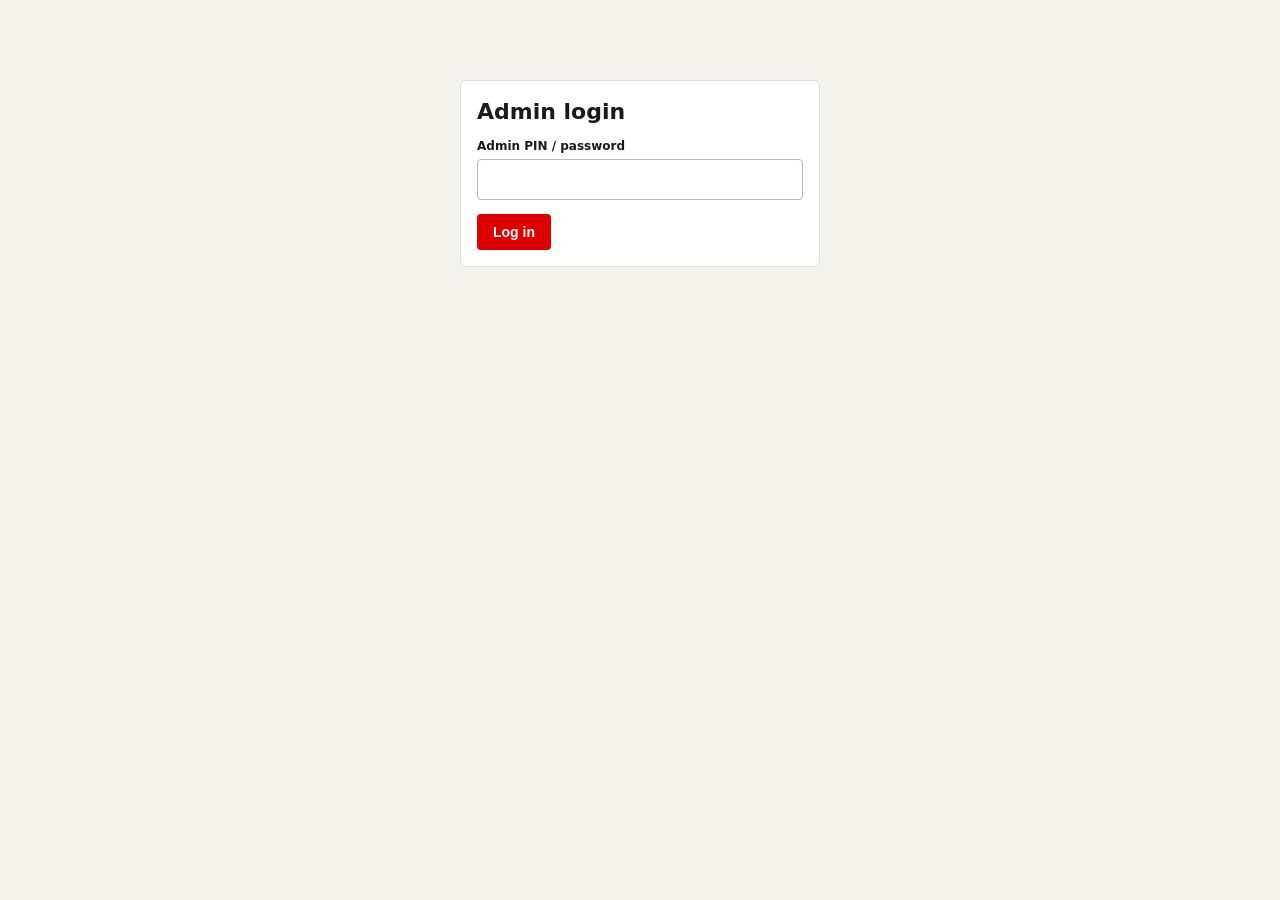
<file: admin.html>
<!DOCTYPE html>
<html lang="en"><head>
<meta charset="UTF-8"><meta name="viewport" content="width=device-width,initial-scale=1">
<meta name="robots" content="noindex,nofollow">
<title>Admin — Adil Furnitures</title>
<style>
*{box-sizing:border-box}body{margin:0;font:15px/1.4 system-ui,sans-serif;background:#f4f2ec;color:#1a1a1a}
.wrap{max-width:900px;margin:0 auto;padding:20px}h1{font-size:22px;margin:0}
.top{display:flex;justify-content:space-between;align-items:center;gap:10px;margin-bottom:16px;flex-wrap:wrap}
button,.btn{background:#dc0000;color:#fff;border:0;padding:10px 16px;font-weight:600;cursor:pointer;border-radius:4px;font-size:14px;text-decoration:none}
button.sec{background:#fff;color:#1a1a1a;border:1px solid #bbb}button.del{background:#fff;color:#b3261e;border:1px solid #b3261e}
button:disabled{opacity:.5}
.card{background:#fff;border:1px solid #ddd;padding:16px;margin-bottom:16px;border-radius:6px}
label{display:block;font-size:12px;font-weight:600;margin:10px 0 4px}
input,select,textarea{width:100%;padding:9px;border:1px solid #bbb;border-radius:4px;font:inherit}
.row{display:grid;grid-template-columns:1fr 1fr;gap:12px}@media(max-width:600px){.row{grid-template-columns:1fr}}
.item{display:flex;gap:12px;align-items:center;padding:10px 0;border-top:1px solid #eee}
.item img{width:64px;height:64px;object-fit:cover;background:#e4e1d8;border-radius:4px;flex:none}
.item .meta{flex:1;min-width:0}.item .meta b{display:block;overflow:hidden;text-overflow:ellipsis;white-space:nowrap}
.item .meta small{color:#666}.item .acts{display:flex;gap:6px}
#prev{width:140px;height:140px;object-fit:cover;border-radius:4px;margin-top:8px;display:none}
#msg{position:fixed;bottom:16px;left:50%;transform:translateX(-50%);background:#1a1a1a;color:#fff;padding:10px 18px;border-radius:4px;display:none}
.hide{display:none}
</style></head><body>
<div class="wrap">
 <div id="login" class="card" style="max-width:360px;margin:60px auto">
  <h1>Admin login</h1>
  <label for="pin">Admin PIN / password</label>
  <input id="pin" type="password" autocomplete="current-password">
  <p style="margin:14px 0 0"><button id="go">Log in</button></p>
 </div>

 <div id="panel" class="hide">
  <div class="top"><h1>Products</h1>
   <div><button id="add">+ Add product</button> <a class="btn sec" style="background:#fff;color:#1a1a1a;border:1px solid #bbb" href="/" target="_blank">View site</a> <button class="sec" id="out">Log out</button></div></div>

  <form id="form" class="card hide">
   <h1 id="ftitle" style="font-size:18px">Add product</h1>
   <label>Name</label><input id="f_name" required maxlength="120">
   <div class="row"><div><label>Group</label><select id="f_group"></select></div>
   <div><label>Category</label><select id="f_cat"></select></div></div>
   <div class="row"><div><label>Price (₹)</label><input id="f_price" type="number" min="0" required></div>
   <div><label>Rating (0-5)</label><input id="f_rating" type="number" min="0" max="5" step="0.1" value="4.5"></div></div>
   <div class="row"><div><label>Material</label><input id="f_mat" maxlength="60"></div>
   <div><label>Color / finish</label><input id="f_color" maxlength="60"></div></div>
   <label>Description</label><textarea id="f_desc" rows="3" maxlength="600"></textarea>
   <label>Photo (jpg/png/webp)</label><input id="f_file" type="file" accept="image/*">
   <img id="prev" alt="">
   <p style="margin:16px 0 0"><button id="save" type="submit">Save product</button> <button type="button" class="sec" id="cancel">Cancel</button></p>
  </form>

  <div class="card" id="list"></div>
 </div>
</div>
<div id="msg"></div>

<script src="js/data/products.js"></script>
<script>
const $ = id => document.getElementById(id);
let PIN = sessionStorage.getItem('adm_pin') || '', D = {overrides:{},deleted:[]}, editing = null, imgUrl = '';
const toast = t => { const m=$('msg'); m.textContent=t; m.style.display='block'; clearTimeout(toast.t); toast.t=setTimeout(()=>m.style.display='none',2600); };
const H = () => ({'x-admin-pin':PIN});
const esc = s => String(s??'').replace(/[&<>"]/g,c=>({'&':'&amp;','<':'&lt;','>':'&gt;','"':'&quot;'}[c]));

async function login(){
  PIN = $('pin').value || PIN;
  const r = await fetch('/api/auth',{headers:H()}).catch(()=>null);
  if(!r || !r.ok){ toast(r ? 'Wrong PIN' : 'API not reachable (deploy on Cloudflare Pages)'); sessionStorage.removeItem('adm_pin'); return; }
  sessionStorage.setItem('adm_pin', PIN);
  $('login').classList.add('hide'); $('panel').classList.remove('hide');
  await load();
}
async function load(){
  const r = await fetch('/api/data',{cache:'no-store'}); D = await r.json();
  D.overrides = D.overrides || {}; D.deleted = D.deleted || [];
  drawList();
}
function products(){
  const del = new Set(D.deleted);
  const out = PRODUCTS.filter(p=>!del.has(p.id)).map(p=>D.overrides[p.id]||p);
  Object.keys(D.overrides).forEach(id=>{ if(!PRODUCTS.some(p=>p.id===id)) out.push(D.overrides[id]); });
  return out.reverse();
}
function drawList(){
  const l = products();
  $('list').innerHTML = `<b>${l.length} products</b>` + l.map(p=>`
   <div class="item"><img src="${esc(p.img)}" alt="">
    <div class="meta"><b>${esc(p.name)}</b><small>${esc(p.category)} · ₹${(p.price||0).toLocaleString('en-IN')}</small></div>
    <div class="acts"><button class="sec" data-e="${esc(p.id)}">Edit</button><button class="del" data-d="${esc(p.id)}">Delete</button></div></div>`).join('');
}
async function persist(){
  const r = await fetch('/api/data',{method:'PUT',headers:{...H(),'content-type':'application/json'},body:JSON.stringify(D)});
  if(!r.ok){ const e = await r.json().catch(()=>({})); throw new Error(e.error||'save failed'); }
}
function fillCats(){
  const g = $('f_group').value;
  $('f_cat').innerHTML = allCategories().filter(c=>c.group===g).map(c=>`<option>${esc(c.name)}</option>`).join('');
}
function openForm(p){
  editing = p ? p.id : null; imgUrl = p ? p.img : '';
  $('ftitle').textContent = p ? 'Edit product' : 'Add product';
  $('f_group').innerHTML = FIXED_GROUPS.map(g=>`<option value="${g}">${esc(BASE_CATEGORY_LABELS[g])}</option>`).join('');
  $('f_group').value = p ? p.group : 'office'; fillCats();
  if(p) $('f_cat').value = p.category;
  $('f_name').value = p?p.name:''; $('f_price').value = p?p.price:''; $('f_rating').value = p?p.rating:4.5;
  $('f_mat').value = p?p.material||'':''; $('f_color').value = p?p.color||'':''; $('f_desc').value = p?p.desc||'':'';
  $('f_file').value = ''; $('prev').style.display = imgUrl?'block':'none'; $('prev').src = imgUrl;
  $('form').classList.remove('hide'); $('f_name').focus(); window.scrollTo(0,0);
}
async function shrink(file){
  const b = await createImageBitmap(file), k = Math.min(1, 1000/Math.max(b.width,b.height));
  const c = document.createElement('canvas'); c.width = Math.round(b.width*k); c.height = Math.round(b.height*k);
  c.getContext('2d').drawImage(b,0,0,c.width,c.height);
  return new Promise(r=>c.toBlob(r,'image/jpeg',.85));
}
$('go').onclick = login; $('pin').onkeydown = e => { if(e.key==='Enter') login(); };
$('out').onclick = () => { sessionStorage.removeItem('adm_pin'); location.reload(); };
$('add').onclick = () => openForm(null);
$('cancel').onclick = () => $('form').classList.add('hide');
$('f_group').onchange = fillCats;
$('f_file').onchange = async () => { const f=$('f_file').files[0]; if(f){ $('prev').src=URL.createObjectURL(f); $('prev').style.display='block'; } };
$('list').onclick = async e => {
  const ed = e.target.dataset.e, dl = e.target.dataset.d;
  if(ed) return openForm(products().find(p=>p.id===ed));
  if(dl && confirm('Delete this product from the website?')){
    if(PRODUCTS.some(p=>p.id===dl) && !D.deleted.includes(dl)) D.deleted.push(dl);
    delete D.overrides[dl];
    try{ await persist(); drawList(); toast('Deleted'); }catch(err){ toast(err.message); await load(); }
  }
};
$('form').onsubmit = async e => {
  e.preventDefault(); const btn = $('save'); btn.disabled = true; btn.textContent = 'Saving…';
  try{
    const f = $('f_file').files[0];
    if(f){
      const blob = await shrink(f);
      const r = await fetch('/api/upload',{method:'POST',headers:{...H(),'content-type':'image/jpeg'},body:blob});
      const j = await r.json(); if(!r.ok) throw new Error(j.error||'upload failed'); imgUrl = j.url;
    }
    if(!imgUrl) throw new Error('Please choose a photo');
    const id = editing || 'n' + Date.now().toString(36);
    D.overrides[id] = { id, name:$('f_name').value.trim(), group:$('f_group').value, category:$('f_cat').value,
      price:+$('f_price').value, rating:+$('f_rating').value||4.5, material:$('f_mat').value.trim(),
      color:$('f_color').value.trim(), desc:$('f_desc').value.trim(), img:imgUrl };
    await persist(); await load();
    $('form').classList.add('hide'); toast('Saved — live on the website');
  }catch(err){ toast(err.message); }
  btn.disabled = false; btn.textContent = 'Save product';
};
if(PIN) login();
</script></body></html>
</file>
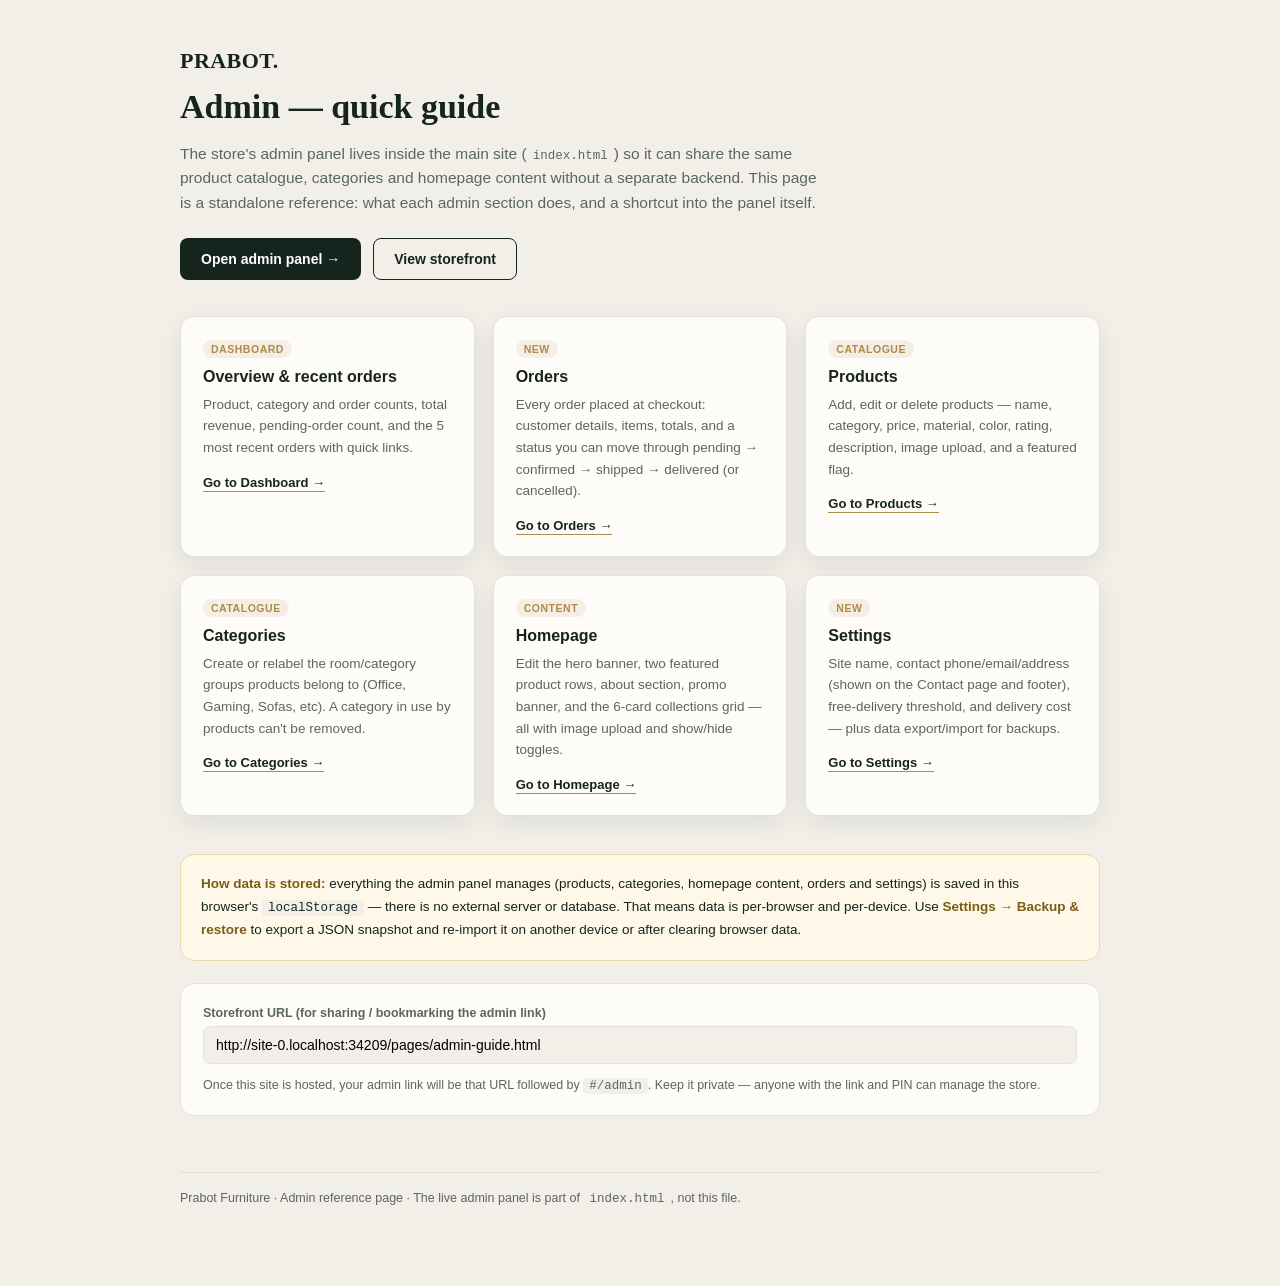
<file: pages/admin-guide.html>
<!DOCTYPE html>
<html lang="en">
<head>
<meta charset="UTF-8">
<meta name="viewport" content="width=device-width, initial-scale=1.0">
<title>Prabot — Admin Guide</title>
<style>
  :root{
    --ink:#16241E; --ink-soft:#5B6660; --paper:#FDFCF9; --stone:#F1EFE8;
    --line:#E4E1D8; --brass:#B08A4C; --radius:8px; --radius-lg:14px;
    --shadow:0 8px 24px rgba(22,36,30,.08); --serif:Georgia,'Times New Roman',serif;
  }
  *{box-sizing:border-box;}
  body{margin:0;font-family:-apple-system,BlinkMacSystemFont,"Segoe UI",Roboto,sans-serif;background:var(--stone);color:var(--ink);}
  .wrap{max-width:960px;margin:0 auto;padding:48px 20px 80px;}
  header{margin-bottom:36px;}
  .logo{font-family:var(--serif);font-size:22px;font-weight:700;letter-spacing:.02em;}
  h1{font-family:var(--serif);font-size:34px;margin:14px 0 8px;}
  .lead{color:var(--ink-soft);font-size:15.5px;max-width:640px;line-height:1.6;}
  .cta-row{display:flex;gap:12px;flex-wrap:wrap;margin-top:22px;}
  .btn{display:inline-flex;align-items:center;gap:8px;padding:12px 20px;border-radius:var(--radius);
    font-size:14px;font-weight:700;text-decoration:none;border:1px solid transparent;transition:.15s;}
  .btn-primary{background:var(--ink);color:#fff;}
  .btn-primary:hover{background:#0d1712;}
  .btn-secondary{background:transparent;color:var(--ink);border-color:var(--ink);}
  .btn-secondary:hover{background:var(--ink);color:#fff;}
  .grid{display:grid;grid-template-columns:repeat(auto-fit,minmax(260px,1fr));gap:18px;margin-top:32px;}
  .card{background:var(--paper);border:1px solid var(--line);border-radius:var(--radius-lg);padding:22px;box-shadow:var(--shadow);}
  .card h3{margin:0 0 8px;font-size:16px;}
  .card p{margin:0 0 14px;font-size:13.5px;color:var(--ink-soft);line-height:1.6;}
  .card a{font-size:13px;font-weight:700;color:var(--ink);border-bottom:1.5px solid var(--brass);text-decoration:none;padding-bottom:1px;}
  .tag{display:inline-block;font-size:10.5px;font-weight:700;text-transform:uppercase;letter-spacing:.05em;
    color:var(--brass);background:rgba(176,138,76,.12);padding:3px 8px;border-radius:100px;margin-bottom:10px;}
  .note{background:#FFF8E8;border:1px solid #EBD9A8;border-radius:var(--radius-lg);padding:18px 20px;margin-top:38px;font-size:13.5px;line-height:1.7;}
  .note strong{color:#7A5C15;}
  .field-row{margin-top:22px;background:var(--paper);border:1px solid var(--line);border-radius:var(--radius-lg);padding:22px;}
  .field-row label{display:block;font-size:12.5px;font-weight:700;color:var(--ink-soft);margin-bottom:6px;}
  .field-row input{width:100%;padding:10px 12px;border:1px solid var(--line);border-radius:var(--radius);background:var(--stone);font-size:14px;margin-bottom:14px;}
  footer{margin-top:56px;font-size:12.5px;color:var(--ink-soft);border-top:1px solid var(--line);padding-top:18px;}
  code{background:var(--stone);padding:1px 6px;border-radius:4px;font-size:12.5px;}
</style>
</head>
<body>
<div class="wrap">
  <header>
    <div class="logo">PRABOT.</div>
    <h1>Admin — quick guide</h1>
    <p class="lead">
      The store's admin panel lives inside the main site (<code>index.html</code>) so it can share
      the same product catalogue, categories and homepage content without a separate backend.
      This page is a standalone reference: what each admin section does, and a shortcut into the panel itself.
    </p>
    <div class="cta-row">
      <a class="btn btn-primary" href="../index.html#/admin" id="openAdminBtn">Open admin panel →</a>
      <a class="btn btn-secondary" href="../index.html">View storefront</a>
    </div>
  </header>

  <div class="grid">
    <div class="card">
      <span class="tag">Dashboard</span>
      <h3>Overview &amp; recent orders</h3>
      <p>Product, category and order counts, total revenue, pending-order count, and the 5 most recent orders with quick links.</p>
      <a href="../index.html#/admin/panel?tab=dashboard">Go to Dashboard →</a>
    </div>
    <div class="card">
      <span class="tag">New</span>
      <h3>Orders</h3>
      <p>Every order placed at checkout: customer details, items, totals, and a status you can move through pending → confirmed → shipped → delivered (or cancelled).</p>
      <a href="../index.html#/admin/panel?tab=orders">Go to Orders →</a>
    </div>
    <div class="card">
      <span class="tag">Catalogue</span>
      <h3>Products</h3>
      <p>Add, edit or delete products — name, category, price, material, color, rating, description, image upload, and a featured flag.</p>
      <a href="../index.html#/admin/panel?tab=products">Go to Products →</a>
    </div>
    <div class="card">
      <span class="tag">Catalogue</span>
      <h3>Categories</h3>
      <p>Create or relabel the room/category groups products belong to (Office, Gaming, Sofas, etc). A category in use by products can't be removed.</p>
      <a href="../index.html#/admin/panel?tab=categories">Go to Categories →</a>
    </div>
    <div class="card">
      <span class="tag">Content</span>
      <h3>Homepage</h3>
      <p>Edit the hero banner, two featured product rows, about section, promo banner, and the 6-card collections grid — all with image upload and show/hide toggles.</p>
      <a href="../index.html#/admin/panel?tab=homepage">Go to Homepage →</a>
    </div>
    <div class="card">
      <span class="tag">New</span>
      <h3>Settings</h3>
      <p>Site name, contact phone/email/address (shown on the Contact page and footer), free-delivery threshold, and delivery cost — plus data export/import for backups.</p>
      <a href="../index.html#/admin/panel?tab=settings">Go to Settings →</a>
    </div>
  </div>

  <div class="note">
    <strong>How data is stored:</strong> everything the admin panel manages (products, categories,
    homepage content, orders and settings) is saved in this browser's <code>localStorage</code> — there is
    no external server or database. That means data is per-browser and per-device. Use
    <strong>Settings → Backup &amp; restore</strong> to export a JSON snapshot and re-import it on another
    device or after clearing browser data.
  </div>

  <div class="field-row">
    <label for="siteUrlInput">Storefront URL (for sharing / bookmarking the admin link)</label>
    <input id="siteUrlInput" type="text" placeholder="https://yourdomain.com/index.html" readonly>
    <p style="font-size:12.5px;color:var(--ink-soft);margin:0;">
      Once this site is hosted, your admin link will be that URL followed by <code>#/admin</code>.
      Keep it private — anyone with the link and PIN can manage the store.
    </p>
  </div>

  <footer>
    Prabot Furniture · Admin reference page · The live admin panel is part of <code>index.html</code>, not this file.
  </footer>
</div>
<script>
  // Populate the storefront URL field based on where this admin.html is hosted.
  document.getElementById("siteUrlInput").value = location.href.replace(/admin\.html.*$/, "index.html");
</script>
</body>
</html>
</file>
